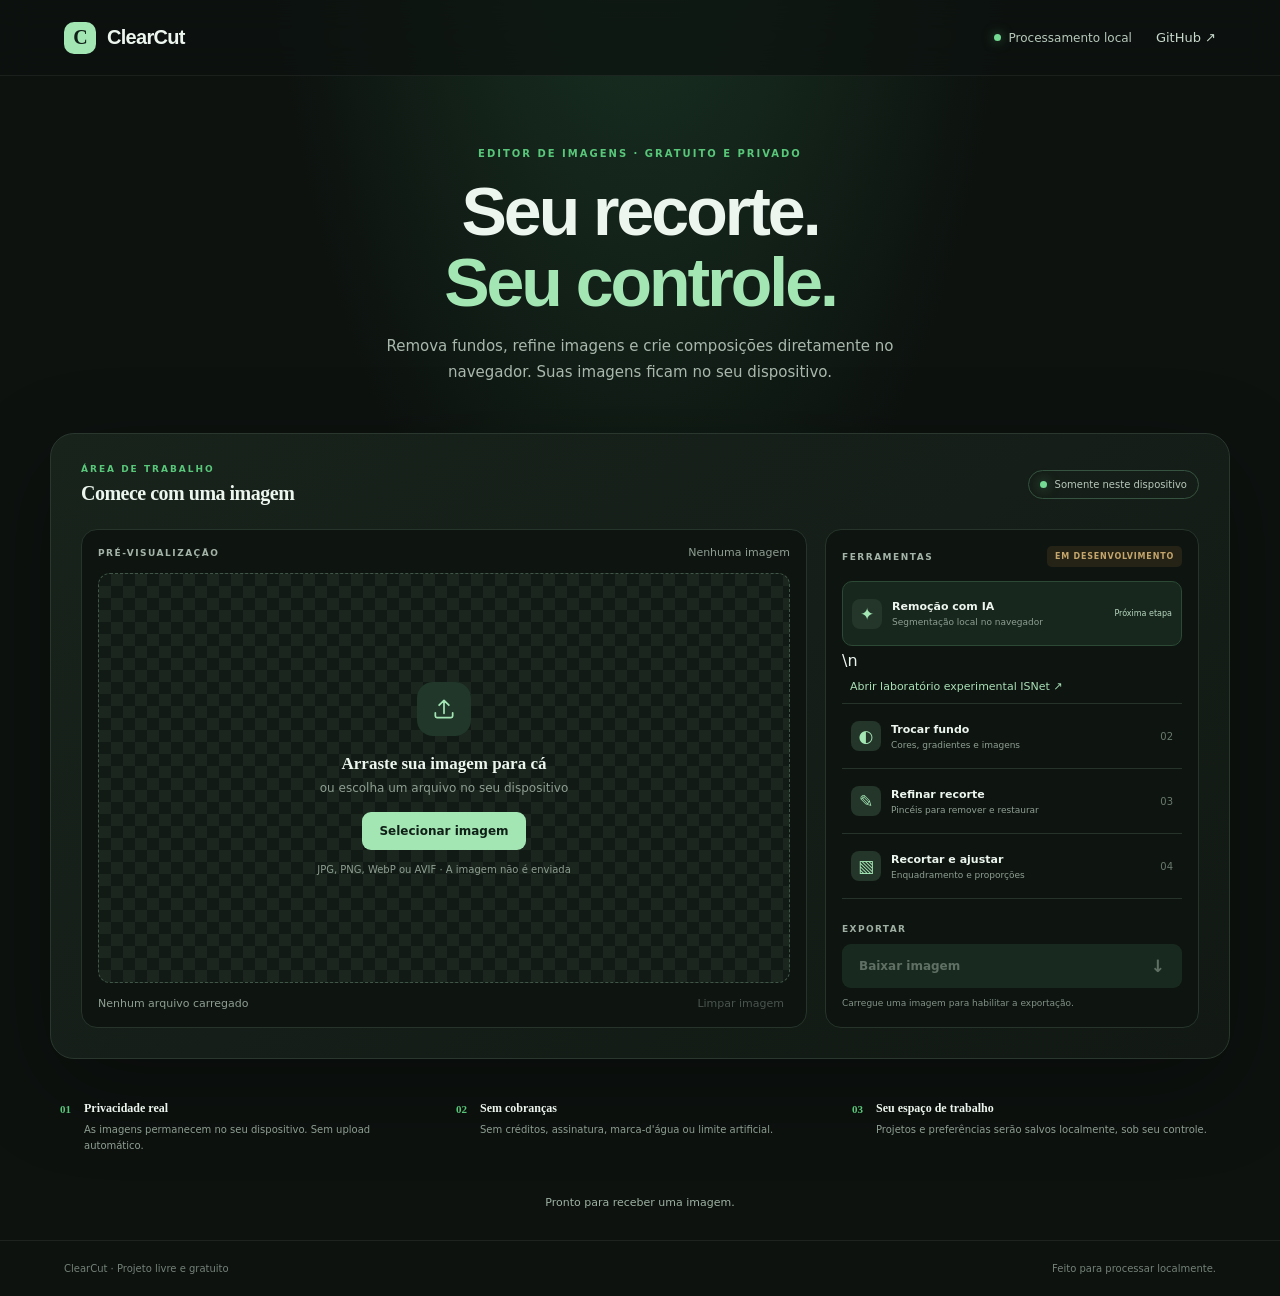
<file: index.html>
<!doctype html>
<html lang="pt-BR">
<head>
  <meta charset="utf-8">
  <meta name="viewport" content="width=device-width, initial-scale=1">
  <meta name="theme-color" content="#101713">
  <meta name="description" content="ClearCut — editor gratuito de imagens com processamento local e privacidade por padrão.">
  <title>ClearCut — Editor de imagens</title>
  <link rel="icon" href="./assets/favicon.svg" type="image/svg+xml">
  <link rel="manifest" href="./manifest.webmanifest">
  <link rel="stylesheet" href="./styles.css">
</head>
<body>
  <header class="topbar">
    <a class="brand" href="./" aria-label="ClearCut início">
      <span class="brand-mark" aria-hidden="true">C</span><span>ClearCut</span>
    </a>
    <div class="topbar-right">
      <span class="privacy-pill"><span class="status-dot"></span> Processamento local</span>
      <a class="github-link" href="https://github.com/mpjbiologo/ClearCut" target="_blank" rel="noreferrer">GitHub ↗</a>
    </div>
  </header>
  <main class="app-shell">
    <section class="intro">
      <p class="eyebrow">EDITOR DE IMAGENS · GRATUITO E PRIVADO</p>
      <h1>Seu recorte.<br><span>Seu controle.</span></h1>
      <p class="intro-copy">Remova fundos, refine imagens e crie composições diretamente no navegador. Suas imagens ficam no seu dispositivo.</p>
    </section>
    <section class="workspace" aria-label="Área de trabalho">
      <div class="workspace-head">
        <div><p class="section-kicker">ÁREA DE TRABALHO</p><h2>Comece com uma imagem</h2></div>
        <span class="local-tag"><span class="status-dot"></span> Somente neste dispositivo</span>
      </div>
      <div class="editor-grid">
        <section class="preview-panel">
          <div class="panel-heading"><span>PRÉ-VISUALIZAÇÃO</span><span id="imageDimensions" class="muted">Nenhuma imagem</span></div>
          <div id="dropZone" class="drop-zone" tabindex="0" role="button" aria-label="Selecionar ou arrastar uma imagem">
            <div id="emptyState" class="empty-state">
              <div class="upload-icon" aria-hidden="true"><svg viewBox="0 0 24 24" fill="none"><path d="M12 16V4m0 0L7.5 8.5M12 4l4.5 4.5M4 15.5v3A1.5 1.5 0 0 0 5.5 20h13a1.5 1.5 0 0 0 1.5-1.5v-3" stroke="currentColor" stroke-width="1.6" stroke-linecap="round" stroke-linejoin="round"/></svg></div>
              <h3>Arraste sua imagem para cá</h3><p>ou escolha um arquivo no seu dispositivo</p>
              <button id="chooseButton" class="button button-primary" type="button">Selecionar imagem</button>
              <p class="file-hint">JPG, PNG, WebP ou AVIF · A imagem não é enviada</p>
            </div>
            <img id="sourcePreview" class="source-preview hidden" alt="Pré-visualização da imagem selecionada">
          </div>
          <input id="fileInput" type="file" accept="image/jpeg,image/png,image/webp,image/avif" hidden>
          <div class="preview-footer"><span id="fileName" class="muted">Nenhum arquivo carregado</span><button id="clearButton" class="text-button" type="button" disabled>Limpar imagem</button></div>
        </section>
        <aside class="tools-panel">
          <div class="panel-heading"><span>FERRAMENTAS</span><span class="coming-tag">EM DESENVOLVIMENTO</span></div>
          <div class="tool-card tool-card-active"><span class="tool-icon">✦</span><div><strong>Remoção com IA</strong><p>Segmentação local no navegador</p></div><span class="tool-state">Próxima etapa</span></div>\n          <a class="lab-entry" href="./isnet-lab.html">Abrir laboratório experimental ISNet ↗</a>
          <div class="tool-card"><span class="tool-icon">◐</span><div><strong>Trocar fundo</strong><p>Cores, gradientes e imagens</p></div><span class="tool-lock">02</span></div>
          <div class="tool-card"><span class="tool-icon">✎</span><div><strong>Refinar recorte</strong><p>Pincéis para remover e restaurar</p></div><span class="tool-lock">03</span></div>
          <div class="tool-card"><span class="tool-icon">▧</span><div><strong>Recortar e ajustar</strong><p>Enquadramento e proporções</p></div><span class="tool-lock">04</span></div>
          <div class="export-area"><div class="export-title">EXPORTAR</div><button id="exportButton" class="button button-export" type="button" disabled>Baixar imagem <span>↓</span></button><p id="exportNote" class="export-note">Carregue uma imagem para habilitar a exportação.</p></div>
        </aside>
      </div>
    </section>
    <section class="principles">
      <article><span>01</span><div><h3>Privacidade real</h3><p>As imagens permanecem no seu dispositivo. Sem upload automático.</p></div></article>
      <article><span>02</span><div><h3>Sem cobranças</h3><p>Sem créditos, assinatura, marca-d'água ou limite artificial.</p></div></article>
      <article><span>03</span><div><h3>Seu espaço de trabalho</h3><p>Projetos e preferências serão salvos localmente, sob seu controle.</p></div></article>
    </section>
    <p id="statusMessage" class="status-message" role="status" aria-live="polite">Pronto para receber uma imagem.</p>
  </main>
  <footer class="footer"><span>ClearCut · Projeto livre e gratuito</span><span>Feito para processar localmente.</span></footer>
  <script src="./app.js" defer></script>
  <script>
    if ('serviceWorker' in navigator && location.protocol !== 'file:') {
      window.addEventListener('load', () => navigator.serviceWorker.register('./service-worker.js').catch(() => {}));
    }
  </script>
</body>
</html>
</file>
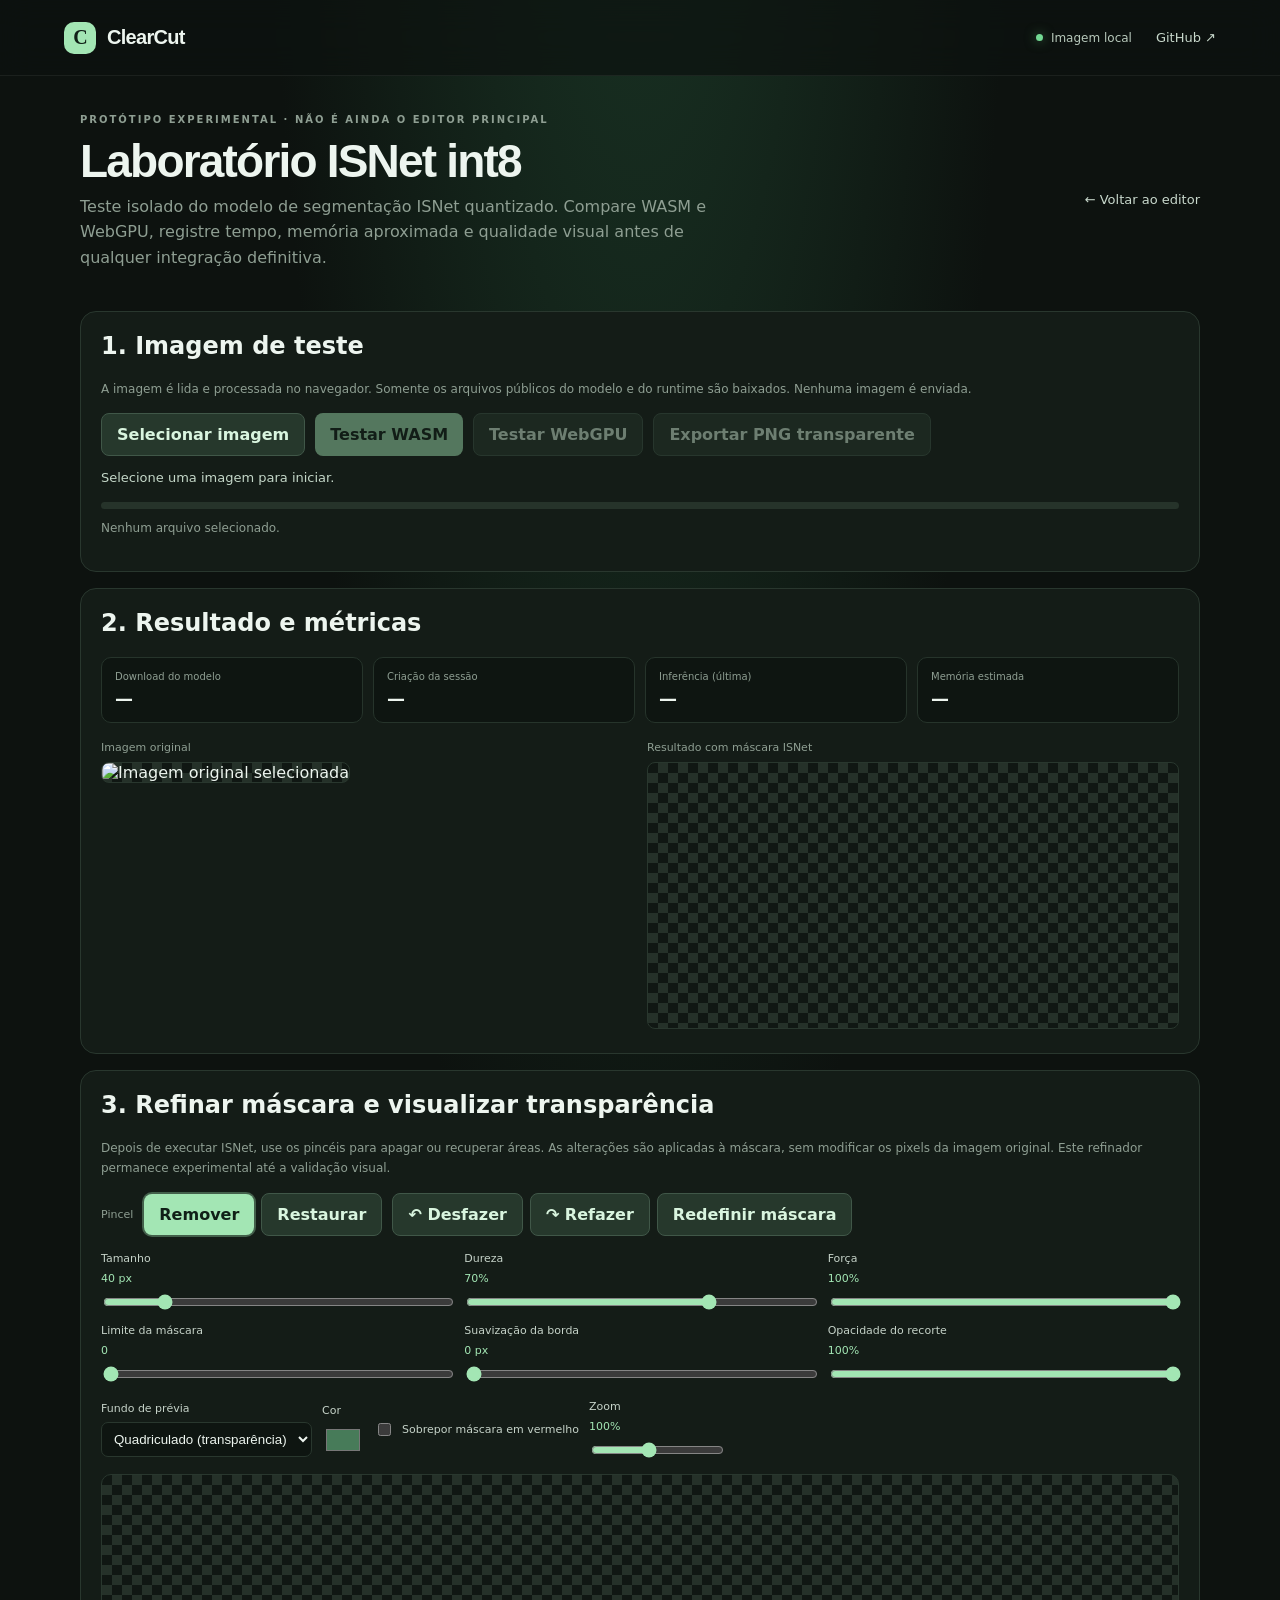
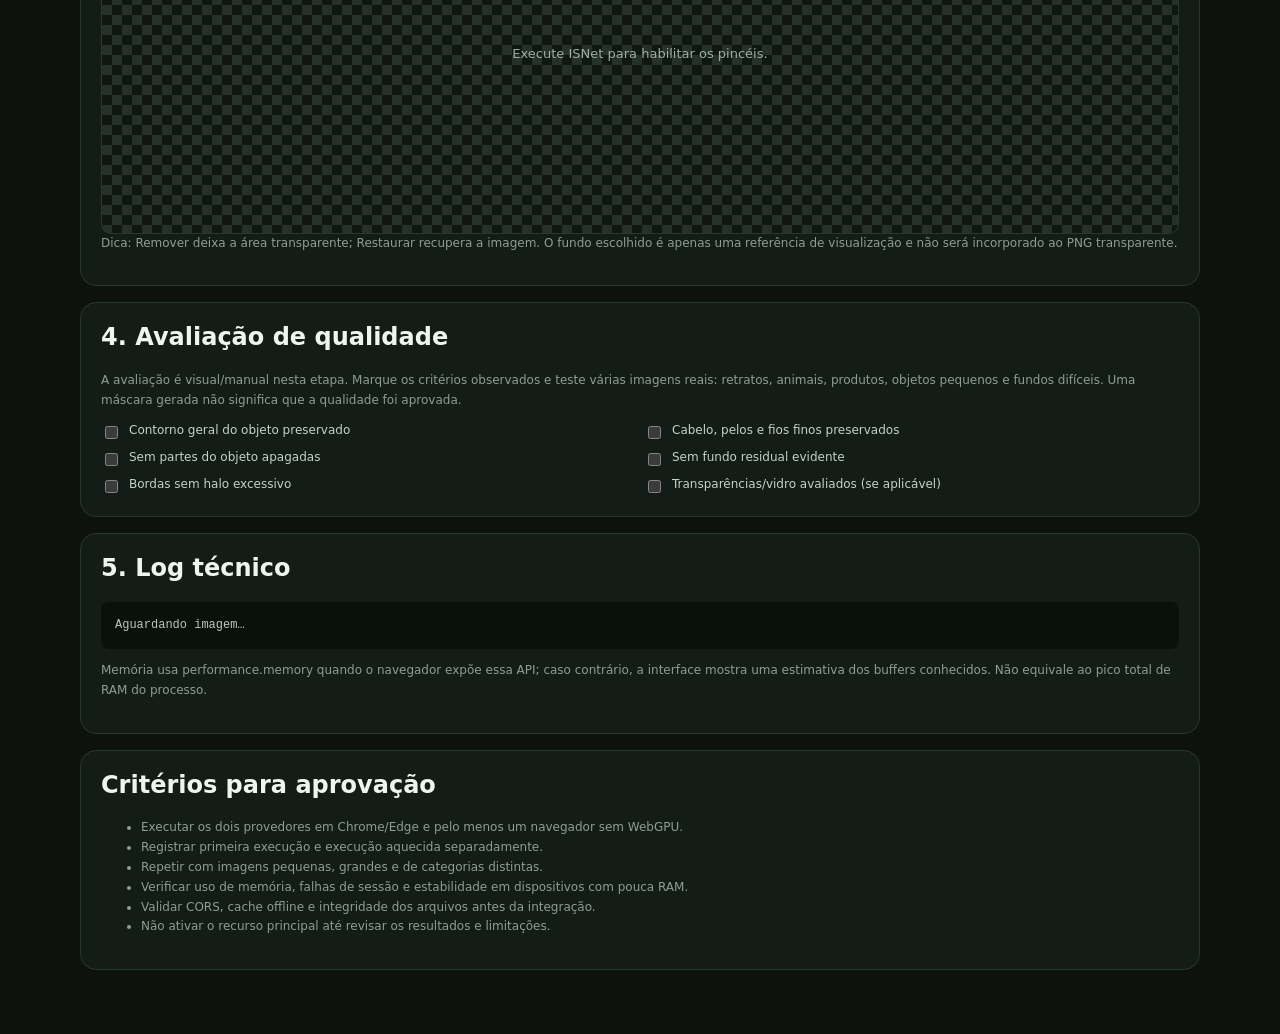
<file: isnet-lab.html>
<!doctype html>
<html lang="pt-BR">
<head>
<meta charset="utf-8"><meta name="viewport" content="width=device-width,initial-scale=1">
<meta name="theme-color" content="#101713"><title>ClearCut · Laboratório ISNet</title>
<link rel="stylesheet" href="./styles.css">
<style>
.lab-shell{width:min(1120px,calc(100% - 32px));margin:36px auto 64px}.lab-head{display:flex;justify-content:space-between;gap:20px;align-items:center;margin-bottom:24px}.lab-head h1{font-size:clamp(30px,5vw,46px);letter-spacing:-1.8px;margin:8px 0}.lab-head p{color:var(--muted);max-width:680px;line-height:1.6}.lab-card{background:var(--panel);border:1px solid var(--line);border-radius:16px;padding:20px;margin:16px 0}.lab-actions{display:flex;flex-wrap:wrap;gap:10px;margin:14px 0}.lab-actions button,.lab-actions label{cursor:pointer}.lab-actions button:disabled{opacity:.45;cursor:not-allowed}.lab-button{background:var(--green);color:#102017;border:0;border-radius:8px;padding:11px 15px;font-weight:700}.lab-button.secondary{background:#26382c;color:#d9f5df;border:1px solid #405748}.lab-status{color:#c4d7c8;font-size:13px;min-height:22px}.lab-progress{height:7px;background:#26332a;border-radius:10px;overflow:hidden;margin:10px 0}.lab-progress span{display:block;height:100%;width:0;background:var(--green);transition:width .2s}.lab-metrics{display:grid;grid-template-columns:repeat(4,1fr);gap:10px}.metric{background:#0e1511;border:1px solid #26342b;border-radius:10px;padding:13px}.metric small{display:block;color:var(--muted);font-size:10px;margin-bottom:6px}.metric strong{font-size:18px}.lab-images{display:grid;grid-template-columns:1fr 1fr;gap:14px}.lab-images figure{margin:0}.lab-images figcaption{font-size:11px;color:var(--muted);margin:0 0 8px}.lab-images img,.lab-images canvas{width:100%;max-height:440px;object-fit:contain;background-color:#101713;background-image:linear-gradient(45deg,#253129 25%,transparent 25%),linear-gradient(-45deg,#253129 25%,transparent 25%),linear-gradient(45deg,transparent 75%,#253129 75%),linear-gradient(-45deg,transparent 75%,#253129 75%);background-size:20px 20px;background-position:0 0,0 10px,10px -10px,-10px 0;border:1px solid var(--line);border-radius:8px}.lab-log{white-space:pre-wrap;overflow-wrap:anywhere;background:#0a100c;padding:14px;border-radius:8px;max-height:240px;overflow:auto;color:#b8c9bc;font:12px/1.6 ui-monospace,monospace}.lab-note{font-size:12px;color:var(--muted);line-height:1.65}.checklist{display:grid;grid-template-columns:repeat(2,1fr);gap:8px}.checklist label{font-size:12px;color:#c5d2c8;display:flex;gap:8px;align-items:flex-start}.checklist input{accent-color:var(--green)}@media(max-width:700px){.lab-metrics{grid-template-columns:repeat(2,1fr)}.lab-images{grid-template-columns:1fr}.lab-head{display:block}.checklist{grid-template-columns:1fr}}

.refine-toolbar,.refine-view-controls{display:flex;gap:10px;flex-wrap:wrap;align-items:center;margin:14px 0}.tool-group{display:flex;gap:7px;align-items:center;flex-wrap:wrap}.tool-label{font-size:11px;color:var(--muted);margin-right:4px}.lab-button.active{background:#a3e6b4;color:#102017;box-shadow:0 0 0 2px #a3e6b455}.refine-controls{display:grid;grid-template-columns:repeat(3,minmax(0,1fr));gap:12px;margin:16px 0}.refine-controls label,.refine-view-controls label{display:grid;gap:7px;font-size:11px;color:#c5d2c8}.refine-controls output,.refine-view-controls output{color:var(--green);font-variant-numeric:tabular-nums}.refine-controls input[type=range],.refine-view-controls input[type=range]{width:100%;accent-color:var(--green)}.refine-view-controls select{background:#0e1511;color:var(--text);border:1px solid var(--line);border-radius:7px;padding:8px}.refine-view-controls input[type=color]{width:42px;height:32px;background:transparent;border:0}.toggle-label{display:flex!important;align-items:center;gap:8px!important}.toggle-label input{accent-color:var(--green)}.editor-stage{position:relative;min-height:360px;max-height:70vh;overflow:auto;display:grid;place-items:center;padding:18px;border:1px solid var(--line);border-radius:10px;background-color:#101713;background-image:linear-gradient(45deg,#253129 25%,transparent 25%),linear-gradient(-45deg,#253129 25%,transparent 25%),linear-gradient(45deg,transparent 75%,#253129 75%),linear-gradient(-45deg,transparent 75%,#253129 75%);background-size:20px 20px;background-position:0 0,0 10px,10px -10px,-10px 0}.editor-stage.solid{background-image:none}.editor-stage canvas{display:block;max-width:100%;max-height:65vh;width:auto;height:auto;object-fit:contain;touch-action:none;cursor:none;outline:none}
.brush-cursor{position:fixed;z-index:9999;pointer-events:none;border:1.5px solid #fff;border-radius:50%;box-shadow:0 0 0 1px #101713,0 0 0 2px #ffffffa8;transform:translate(-50%,-50%);background:transparent;min-width:2px;min-height:2px}
.brush-cursor[data-tool="restore"]{border-color:#a3e6b4;box-shadow:0 0 0 1px #102017,0 0 0 2px #a3e6b4a8}
.brush-cursor[hidden]{display:none}.editor-empty{position:absolute;color:#9eafa2;font-size:13px;pointer-events:none}.refine-view-controls input[type=color]{cursor:pointer}
@media(max-width:700px){.refine-controls{grid-template-columns:repeat(2,minmax(0,1fr))}.editor-stage{min-height:260px;padding:8px}.refine-view-controls{align-items:flex-start}.tool-group{width:100%}}
</style>
</head>
<body>
<header class="topbar"><a class="brand" href="./"><span class="brand-mark">C</span><span>ClearCut</span></a><div class="topbar-right"><span class="privacy-pill"><span class="status-dot"></span> Imagem local</span><a class="github-link" href="https://github.com/mpjbiologo/ClearCut" target="_blank" rel="noreferrer">GitHub ↗</a></div></header>
<main class="lab-shell">
<div class="lab-head"><div><p class="eyebrow">PROTÓTIPO EXPERIMENTAL · NÃO É AINDA O EDITOR PRINCIPAL</p><h1>Laboratório ISNet int8</h1><p>Teste isolado do modelo de segmentação ISNet quantizado. Compare WASM e WebGPU, registre tempo, memória aproximada e qualidade visual antes de qualquer integração definitiva.</p></div><a class="github-link" href="./">← Voltar ao editor</a></div>
<section class="lab-card"><h2>1. Imagem de teste</h2><p class="lab-note">A imagem é lida e processada no navegador. Somente os arquivos públicos do modelo e do runtime são baixados. Nenhuma imagem é enviada.</p>
<div class="lab-actions"><label class="lab-button secondary" for="imageInput">Selecionar imagem</label><input id="imageInput" type="file" accept="image/*" hidden><button id="runWasm" class="lab-button" disabled>Testar WASM</button><button id="runWebGpu" class="lab-button secondary" disabled>Testar WebGPU</button><button id="downloadPng" class="lab-button secondary" disabled>Exportar PNG transparente</button></div>
<div id="status" class="lab-status" role="status" aria-live="polite">Selecione uma imagem para iniciar.</div><div class="lab-progress"><span id="progress"></span></div><p id="fileInfo" class="lab-note">Nenhum arquivo selecionado.</p>
</section>
<section class="lab-card"><h2>2. Resultado e métricas</h2><div class="lab-metrics">
<div class="metric"><small>Download do modelo</small><strong id="downloadMetric">—</strong></div><div class="metric"><small>Criação da sessão</small><strong id="sessionMetric">—</strong></div><div class="metric"><small>Inferência (última)</small><strong id="inferenceMetric">—</strong></div><div class="metric"><small>Memória estimada</small><strong id="memoryMetric">—</strong></div>
</div><div class="lab-images" style="margin-top:18px"><figure><figcaption>Imagem original</figcaption><img id="originalPreview" alt="Imagem original selecionada"></figure><figure><figcaption>Resultado com máscara ISNet</figcaption><canvas id="resultCanvas"></canvas></figure></div>
</section>
<section class="lab-card" id="refinePanel">
<h2>3. Refinar máscara e visualizar transparência</h2>
<p class="lab-note">Depois de executar ISNet, use os pincéis para apagar ou recuperar áreas. As alterações são aplicadas à máscara, sem modificar os pixels da imagem original. Este refinador permanece experimental até a validação visual.</p>
<div class="refine-toolbar">
  <div class="tool-group"><span class="tool-label">Pincel</span><button id="brushRemove" class="lab-button active" type="button">Remover</button><button id="brushRestore" class="lab-button secondary" type="button">Restaurar</button></div>
  <div class="tool-group"><button id="undoEdit" class="lab-button secondary" type="button" disabled>↶ Desfazer</button><button id="redoEdit" class="lab-button secondary" type="button" disabled>↷ Refazer</button><button id="resetMask" class="lab-button secondary" type="button" disabled>Redefinir máscara</button></div>
</div>
<div class="refine-controls">
<label>Tamanho <output id="brushSizeValue">40 px</output><input id="brushSize" type="range" min="2" max="240" value="40"></label>
<label>Dureza <output id="brushHardnessValue">70%</output><input id="brushHardness" type="range" min="0" max="100" value="70"></label>
<label>Força <output id="brushOpacityValue">100%</output><input id="brushOpacity" type="range" min="1" max="100" value="100"></label>
<label>Limite da máscara <output id="maskThresholdValue">0</output><input id="maskThreshold" type="range" min="0" max="90" value="0"></label>
<label>Suavização da borda <output id="edgeSoftnessValue">0 px</output><input id="edgeSoftness" type="range" min="0" max="12" value="0"></label>
<label>Opacidade do recorte <output id="resultOpacityValue">100%</output><input id="resultOpacity" type="range" min="0" max="100" value="100"></label>
</div>
<div class="refine-view-controls">
<label>Fundo de prévia <select id="previewBackground"><option value="checker">Quadriculado (transparência)</option><option value="#ffffff">Branco</option><option value="#111111">Preto</option><option value="#808080">Cinza</option><option value="custom">Cor personalizada</option></select></label>
<label>Cor <input id="customBackground" type="color" value="#477b59"></label>
<label class="toggle-label"><input id="showMaskOverlay" type="checkbox"> Sobrepor máscara em vermelho</label>
<label>Zoom <output id="zoomValue">100%</output><input id="zoomRange" type="range" min="25" max="200" value="100"></label>
</div>
<div class="editor-stage" id="editorStage"><canvas id="editorCanvas" tabindex="0" aria-label="Área para refinar a máscara com o pincel"></canvas><div id="editorEmpty" class="editor-empty">Execute ISNet para habilitar os pincéis.</div></div><div id="brushCursor" class="brush-cursor" aria-hidden="true" hidden></div>
<p class="lab-note">Dica: Remover deixa a área transparente; Restaurar recupera a imagem. O fundo escolhido é apenas uma referência de visualização e não será incorporado ao PNG transparente.</p>
</section>
<section class="lab-card"><h2>4. Avaliação de qualidade</h2><p class="lab-note">A avaliação é visual/manual nesta etapa. Marque os critérios observados e teste várias imagens reais: retratos, animais, produtos, objetos pequenos e fundos difíceis. Uma máscara gerada não significa que a qualidade foi aprovada.</p><div class="checklist">
<label><input type="checkbox"> Contorno geral do objeto preservado</label><label><input type="checkbox"> Cabelo, pelos e fios finos preservados</label><label><input type="checkbox"> Sem partes do objeto apagadas</label><label><input type="checkbox"> Sem fundo residual evidente</label><label><input type="checkbox"> Bordas sem halo excessivo</label><label><input type="checkbox"> Transparências/vidro avaliados (se aplicável)</label>
</div></section>
<section class="lab-card"><h2>5. Log técnico</h2><pre id="log" class="lab-log">Aguardando imagem…</pre><p class="lab-note">Memória usa performance.memory quando o navegador expõe essa API; caso contrário, a interface mostra uma estimativa dos buffers conhecidos. Não equivale ao pico total de RAM do processo.</p></section>
<section class="lab-card"><h2>Critérios para aprovação</h2><ul class="lab-note"><li>Executar os dois provedores em Chrome/Edge e pelo menos um navegador sem WebGPU.</li><li>Registrar primeira execução e execução aquecida separadamente.</li><li>Repetir com imagens pequenas, grandes e de categorias distintas.</li><li>Verificar uso de memória, falhas de sessão e estabilidade em dispositivos com pouca RAM.</li><li>Validar CORS, cache offline e integridade dos arquivos antes da integração.</li><li>Não ativar o recurso principal até revisar os resultados e limitações.</li></ul></section>
</main>
<script src="./isnet-lab.js" defer></script>
</body></html>
</file>
<file: styles.css>
:root{color-scheme:dark;--bg:#0d120f;--panel:#141c17;--line:#29372e;--text:#edf5ef;--muted:#8e9e92;--green:#a3e6b4;--green-strong:#59c77a;font-family:"DM Sans",system-ui,sans-serif}
*{box-sizing:border-box}body{margin:0;background:radial-gradient(ellipse at 50% -20%,#1b3827 0,transparent 42%),var(--bg);color:var(--text);min-height:100vh}button,a{font:inherit}button:focus-visible,a:focus-visible,[tabindex]:focus-visible{outline:2px solid var(--green);outline-offset:3px}
.topbar{height:76px;padding:0 clamp(20px,5vw,76px);display:flex;align-items:center;justify-content:space-between;border-bottom:1px solid #ffffff10;background:#0d120fbb;backdrop-filter:blur(16px)}.brand{display:flex;align-items:center;gap:11px;color:var(--text);font:800 20px Manrope,sans-serif;letter-spacing:-.7px;text-decoration:none}.brand-mark{width:32px;height:32px;border-radius:10px;background:var(--green);color:#102017;display:grid;place-items:center;font:800 20px Manrope}.topbar-right{display:flex;align-items:center;gap:24px}.privacy-pill,.local-tag{font-size:12px;color:#b7c8bb;display:flex;align-items:center;gap:8px}.status-dot{width:7px;height:7px;border-radius:50%;background:#73d993;box-shadow:0 0 12px #73d99380;display:inline-block}.github-link{color:#c8d8cc;text-decoration:none;font-size:13px}.github-link:hover,.text-button:hover{color:var(--green)}
.app-shell{width:min(1180px,calc(100% - 40px));margin:0 auto}.intro{text-align:center;padding:72px 0 48px}.eyebrow,.section-kicker{font-size:10px;letter-spacing:2px;font-weight:700;color:var(--green-strong)}h1,h2,h3,p{margin-top:0}h1{font:800 clamp(42px,7vw,68px)/1.04 Manrope,sans-serif;letter-spacing:-3px;margin:17px 0} .intro h1 span{color:var(--green)}.intro-copy{max-width:560px;margin:0 auto;color:#a9b8ad;font-size:15px;line-height:1.7}
.workspace{background:linear-gradient(145deg,#18231c,#121914);border:1px solid var(--line);border-radius:24px;padding:clamp(18px,3vw,30px);box-shadow:0 28px 90px #0005}.workspace-head{display:flex;justify-content:space-between;align-items:center;margin-bottom:24px}.section-kicker{margin-bottom:8px;font-size:9px}.workspace-head h2{font:700 20px Manrope;margin:0;letter-spacing:-.5px}.local-tag{padding:8px 11px;border:1px solid #355340;border-radius:30px;font-size:10px}
.editor-grid{display:grid;grid-template-columns:minmax(0,1.65fr) minmax(260px,.85fr);gap:18px}.preview-panel,.tools-panel{background:#0e1511;border:1px solid #26342b;border-radius:16px;padding:16px;min-width:0}.panel-heading{display:flex;justify-content:space-between;align-items:center;gap:8px;font-size:9px;font-weight:700;letter-spacing:1.5px;color:#a4b4a8;margin-bottom:14px}.muted{color:var(--muted);font-size:11px;letter-spacing:0;font-weight:400}
.drop-zone{height:410px;max-height:55vw;min-height:260px;border:1px dashed #405648;border-radius:12px;display:grid;place-items:center;position:relative;overflow:hidden;background-color:#111a14;background-image:linear-gradient(45deg,#1a261e 25%,transparent 25%),linear-gradient(-45deg,#1a261e 25%,transparent 25%),linear-gradient(45deg,transparent 75%,#1a261e 75%),linear-gradient(-45deg,transparent 75%,#1a261e 75%);background-size:24px 24px;background-position:0 0,0 12px,12px -12px,-12px 0;transition:border-color .2s,background-color .2s}.drop-zone.drag-over{border:2px solid var(--green);background-color:#203329}.empty-state{text-align:center;padding:20px}.upload-icon{width:54px;height:54px;border-radius:16px;background:#20372a;color:var(--green);display:grid;place-items:center;margin:0 auto 18px}.upload-icon svg{width:26px;height:26px}.empty-state h3{font:700 17px Manrope;margin-bottom:7px}.empty-state p{font-size:12px;color:var(--muted);margin-bottom:17px}.empty-state .file-hint{font-size:10px;margin:14px 0 0}.button{border:0;border-radius:9px;padding:12px 17px;font-size:12px;font-weight:700;cursor:pointer;transition:transform .15s,filter .15s}.button:hover:not(:disabled){filter:brightness(1.08);transform:translateY(-1px)}.button:disabled{opacity:.4;cursor:not-allowed}.button-primary{background:var(--green);color:#102017}.source-preview{max-width:100%;max-height:100%;object-fit:contain;display:block}.hidden{display:none!important}.preview-footer{display:flex;justify-content:space-between;align-items:center;gap:10px;padding-top:13px}.text-button{background:none;border:0;color:#b8c8bc;font-size:11px;cursor:pointer}.text-button:disabled{opacity:.35;cursor:not-allowed}
.coming-tag{font-size:8px;letter-spacing:.8px;color:#c5a66c;background:#49391e66;padding:6px 8px;border-radius:5px}.tool-card{display:flex;align-items:center;gap:10px;padding:12px 9px;border-bottom:1px solid #26332a;min-height:65px}.tool-card-active{background:#17271d;border:1px solid #2b4934;border-radius:10px;margin-bottom:5px}.tool-icon{width:30px;height:30px;flex:0 0 30px;display:grid;place-items:center;border-radius:8px;background:#24352a;color:var(--green);font-size:17px}.tool-card strong{font-size:11px;display:block;margin-bottom:4px}.tool-card p{font-size:9px;color:var(--muted);margin:0}.tool-state{font-size:8px;color:#b8d9c0;margin-left:auto;text-align:right}.tool-lock{margin-left:auto;color:#69796d;font-size:10px}.export-area{padding-top:19px;margin-top:6px}.export-title{font-size:9px;letter-spacing:1.4px;color:#9eafa2;font-weight:700;margin-bottom:10px}.button-export{width:100%;display:flex;justify-content:space-between;align-items:center;background:#294b34;color:#d9f5df}.button-export span{font-size:17px}.export-note{font-size:9px;color:#829287;line-height:1.5;margin:9px 0 0}
.principles{display:grid;grid-template-columns:repeat(3,1fr);gap:28px;padding:42px 10px}.principles article{display:flex;gap:13px}.principles article>span{font:700 11px Manrope;color:var(--green-strong);padding-top:2px}.principles h3{font:700 12px Manrope;margin-bottom:6px}.principles p{font-size:10px;color:var(--muted);line-height:1.6;margin:0}.status-message{min-height:18px;text-align:center;font-size:11px;color:#9db2a2;margin:0 0 26px}.footer{border-top:1px solid #ffffff12;padding:22px clamp(20px,5vw,76px);display:flex;justify-content:space-between;color:#738178;font-size:10px}
@media(max-width:760px){.intro{padding:52px 0 34px}.editor-grid{grid-template-columns:1fr}.drop-zone{height:360px;max-height:none}.principles{gap:18px}.workspace-head{align-items:flex-start;gap:12px}.local-tag{font-size:9px}}
@media(max-width:520px){.topbar{height:64px}.privacy-pill{display:none}.app-shell{width:min(100% - 24px,1180px)}.intro{padding:42px 0 30px}h1{letter-spacing:-2px}.intro-copy{font-size:13px}.workspace{padding:13px;border-radius:17px}.workspace-head h2{font-size:17px}.local-tag{max-width:130px;line-height:1.4}.preview-panel,.tools-panel{padding:11px}.drop-zone{height:300px;min-height:220px}.principles{grid-template-columns:1fr;padding:30px 6px;gap:17px}.footer{gap:10px;flex-direction:column;text-align:center}.preview-footer{align-items:flex-start}.preview-footer .muted{max-width:65%;overflow-wrap:anywhere}}
@media(prefers-reduced-motion:reduce){*,*::before,*::after{scroll-behavior:auto!important;transition:none!important}}

.lab-entry{display:block;padding:10px 8px;color:#a9dfb5;font-size:11px;text-decoration:none;border-bottom:1px solid #26332a}.lab-entry:hover{color:var(--green);text-decoration:underline}
</file>
